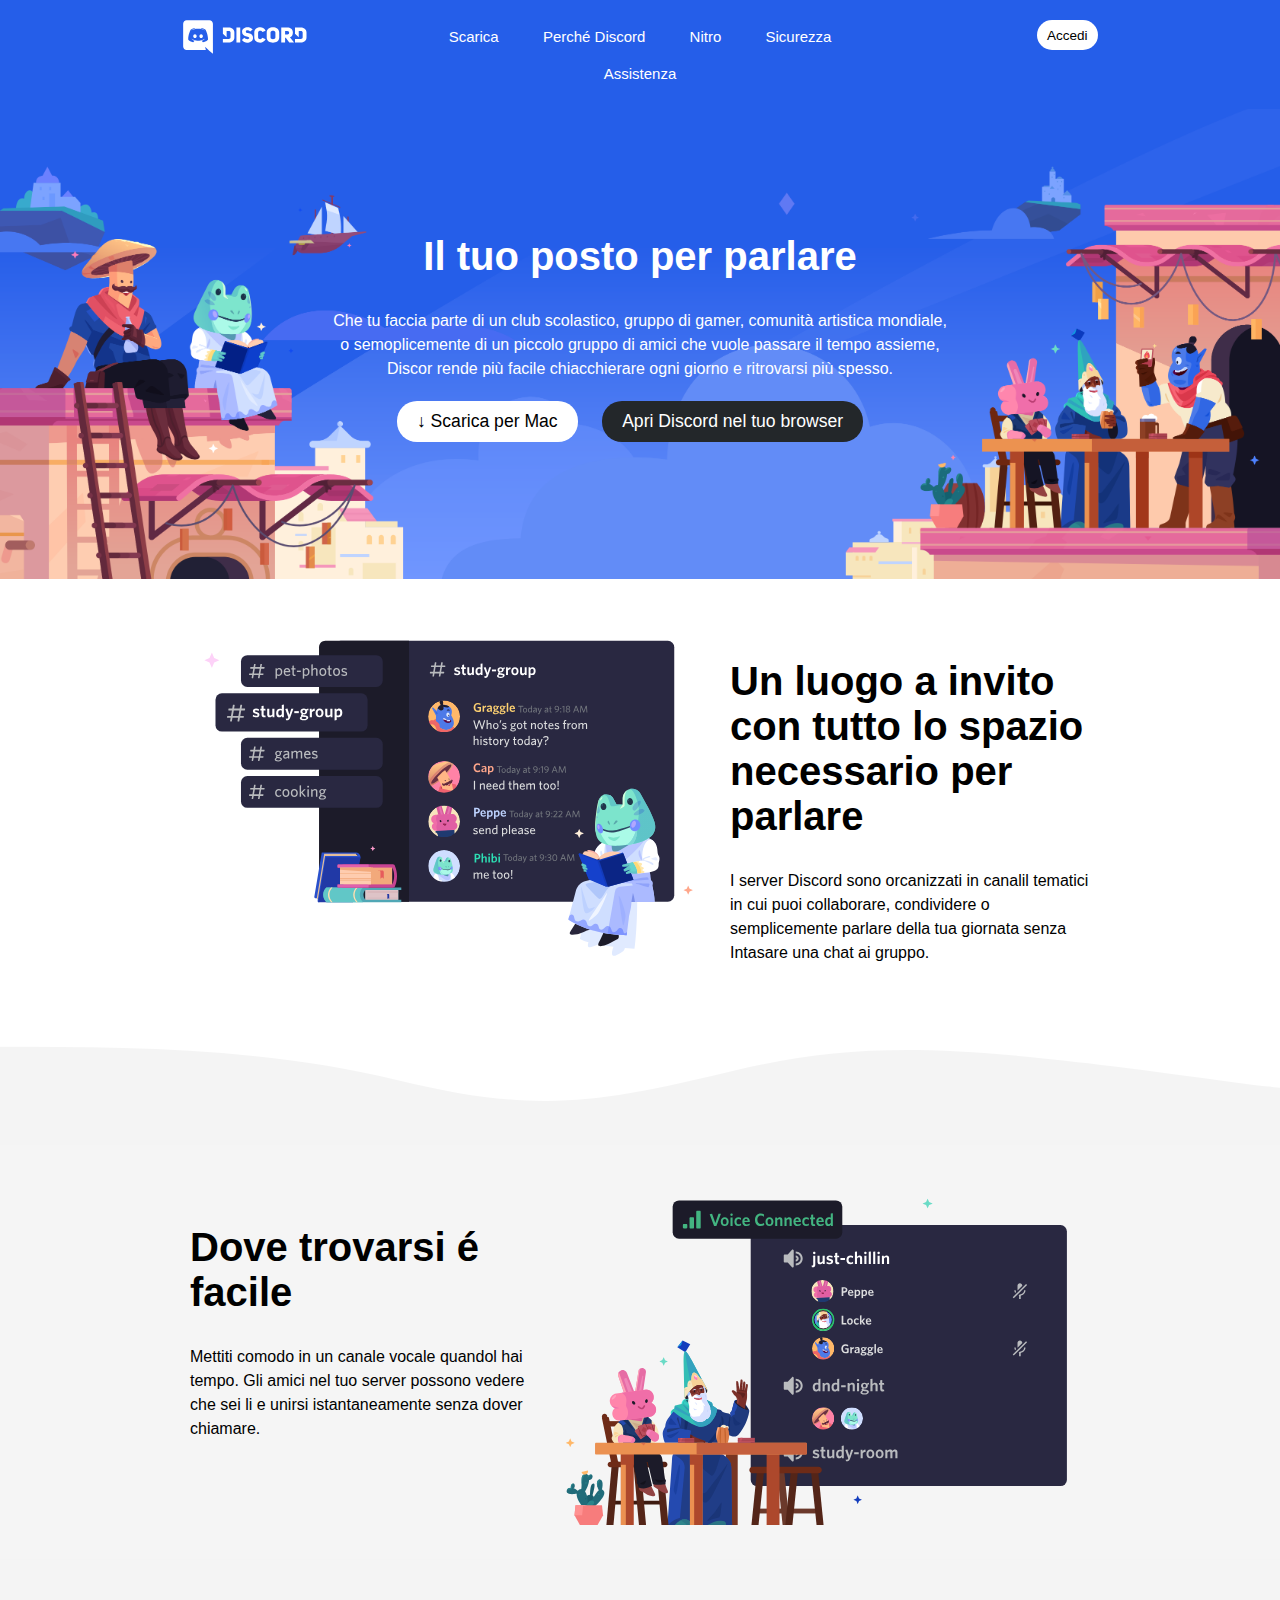
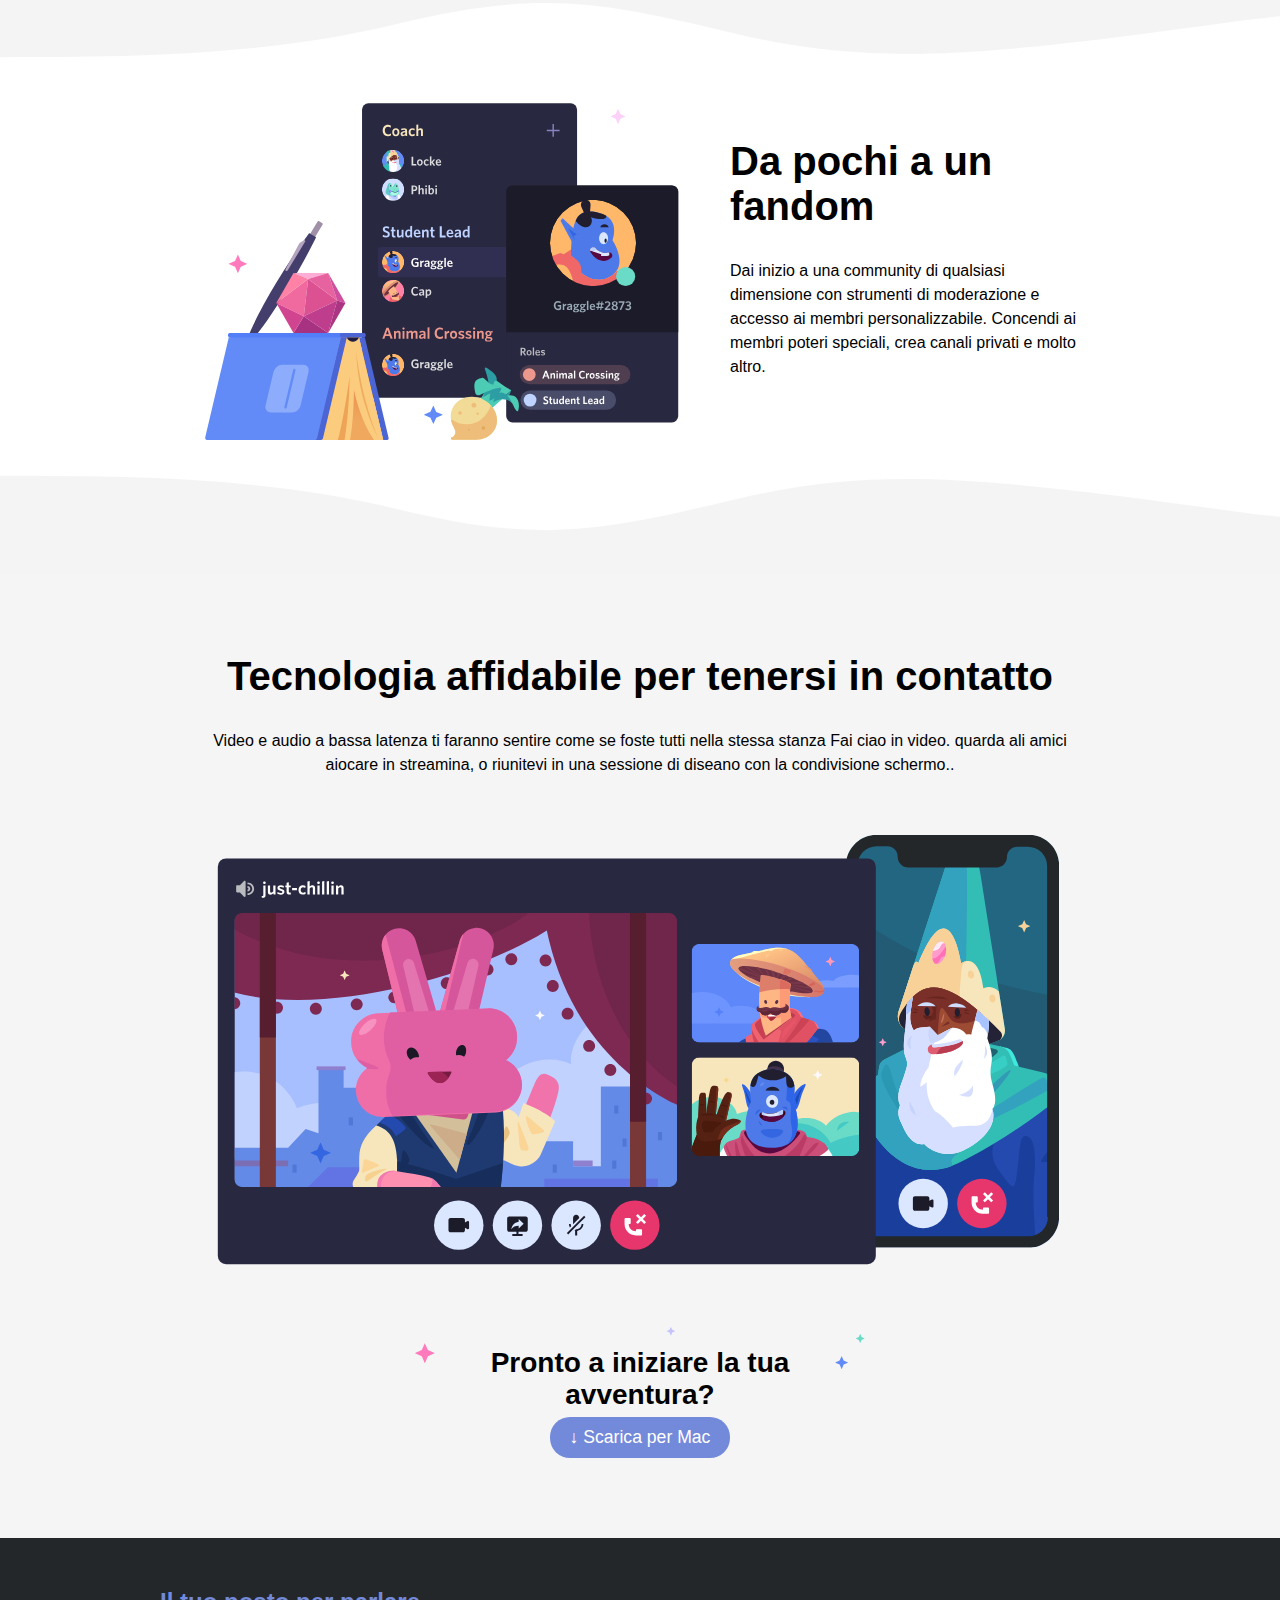
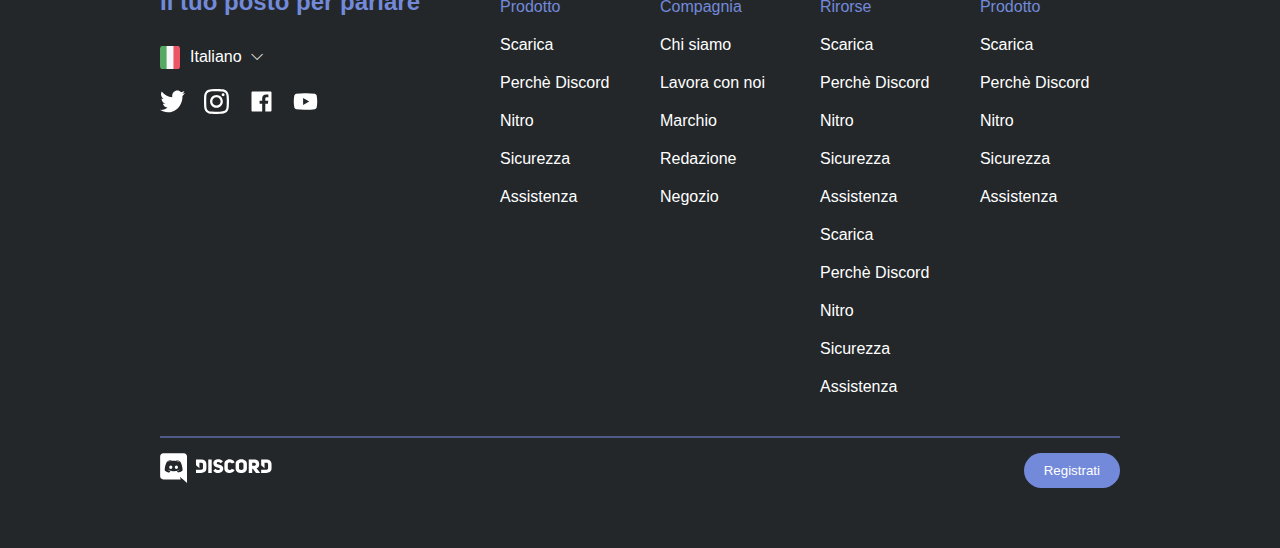
<file: index.html>
<!DOCTYPE html>
<html lang="en">
<head>
    <meta charset="UTF-8">
    <meta name="viewport" content="width=device-width, initial-scale=1.0">
    <link rel="stylesheet" href="./css/style.css">
    <title>Discord</title>
</head>
<body>
    <!--HEADER STRUCTURE-->
    <header>
        <div class="container-head">
            <div class="row">
                <div class="col25 logo"><img src="./img/logo.svg" alt="Discord"></div>
                <div class="col50">
                    <ul>
                        <li><link rel="stylesheet" href="">Scarica</li>
                        <li><link rel="stylesheet" href="">Perché Discord</li>
                        <li><link rel="stylesheet" href="">Nitro</li>
                        <li><link rel="stylesheet" href="">Sicurezza</li>
                        <li><link rel="stylesheet" href="">Assistenza</li>
                    </ul>
                </div>
                <div class="col25 txt-end">
                    <button class="btn btn-white">Accedi</button>
                </div>
            </div>
        </div>
    </header>

    <!--MAIN STRUCTURE-->
    <main>
        <!--SMALLER CONTAINER-->
        <div class="bg-jumbotron">
            <div class="container-sm">
                <div class="row">
                    <div class="col-100">
                        <div class="content">
                            <h2 class="text-white">Il tuo posto per parlare</h2>
                            <p class="text-white">Che tu faccia parte di un club scolastico, gruppo di gamer, comunità artistica mondiale, o semoplicemente di un piccolo gruppo di amici che vuole passare il tempo assieme, Discor rende più facile chiacchierare ogni giorno e ritrovarsi più spesso.</p>
                            <button class="btn btn-white mg-top">&darr; Scarica per Mac</button>
                            <button class="btn btn-black mg-top">Apri Discord nel tuo browser</button>
                        </div>
                    </div>
                </div>
            </div>
        </div>
        <!--CONTAINERS LIST-->
        <div class="container">
            <div class="row">
                <div class="col-60">
                    <img src="./img/item1.svg" alt="">
                </div>
                <div class="col-40">
                    <div class="content">
                        <h2>Un luogo a invito con tutto lo spazio necessario per parlare</h2>
                        <p>I server Discord sono orcanizzati in canalil tematici in cui puoi collaborare, condividere o semplicemente parlare della tua giornata
                            senza Intasare una chat ai gruppo.</p>
                    </div>
                </div>
            </div>
        </div>
       <div class="wave"></div>
        <div class="bg-grey">
            <div class="container">
                <div class="row">
                    <div class="col-40">
                        <div class="content">
                            <h2>Dove trovarsi é facile</h2>
                            <p>Mettiti comodo in un canale vocale quandol hai tempo. Gli amici nel tuo server possono vedere che sei li e unirsi istantaneamente
                                senza dover chiamare.</p>
                        </div>
                    </div>
                    <div class="col-60">
                        <img src="./img/item2.svg" alt="">
                    </div>
                </div>
            </div>
        </div>
       <div class="wave flip"></div>
        <div class="container">
            <div class="row">
                <div class="col-60">
                    <img src="./img/item3.svg" alt="">
                </div>
                <div class="col-40">
                    <div class="content">
                        <h2>Da pochi a un fandom</h2>
                        <p>Dai inizio a una community di qualsiasi dimensione con strumenti di moderazione e accesso ai membri personalizzabile. Concendi ai membri poteri speciali, crea canali privati e molto altro.</p>
                    </div>
                </div>
            </div>
        </div>
       <div class="wave"></div>
        <div class="bg-grey">
            <div class="container">
                <div class="row">
                    <div class="col-lg">
                        <div class="align-center content">
                            <h2>Tecnologia affidabile per tenersi in contatto</h2>
                            <p>Video e audio a bassa latenza ti faranno sentire come se foste tutti nella stessa stanza Fai ciao in video. quarda
                                ali amici aiocare in streamina, o riunitevi in una sessione di diseano con la condivisione schermo..</p>
                            <img class="big-img" src="./img/item4-big.svg" alt="">
                            <div class="stars-bg">
                                <h3>Pronto a iniziare la tua avventura?</h3>
                            </div>
                            <button class="btn-blue btn mg-top">&darr; Scarica per Mac</button>
                        </div>
                    </div>
                </div>
            </div>
        </div>
    </main>
    <footer>
        <div class="bg-darkgrey">
            <div class="container-footer-top">
                <div class="row">
                    <div class="col-33">
                        <h4 class="lilla">Il tuo posto per parlare</h4>
                        <div class="content-footer-lang">
                            <img src="./img/ita.png" alt="ita" class="flag">
                            <div class="lingua">Italiano <span class="arrow">&#x2335;</span></div>
                        </div>
                        <div class="content-footer-log">
                            <img class="logo-footer" src="./img/twitter-boxed-svgrepo-com.svg" alt="">
                            <img class="logo-footer" src="./img/instagram-167-svgrepo-com.svg" alt="">
                            <img class="logo-footer" src="./img/facebook-svgrepo-com.svg" alt="">
                            <img class="logo-footer" src="./img/youtube-svgrepo-com.svg" alt="">
                        </div>
                    </div>
                    <div class="col-16">
                        <ul>
                            <li class="lilla">Prodotto</li>
                            <li>Scarica</li>
                            <li>Perchè Discord</li>
                            <li>Nitro</li>
                            <li>Sicurezza</li>
                            <li>Assistenza</li>
                        </ul>
                    </div>
                    <div class="col-16 ">
                        <ul>
                            <li class="lilla">Compagnia</li>
                            <li>Chi siamo</li>
                            <li>Lavora con noi</li>
                            <li>Marchio</li>
                            <li>Redazione</li>
                            <li>Negozio</li>
                        </ul>
                    </div>
                    <div class="col-16 ">
                        <li class="lilla">Rirorse</li>
                            <li>Scarica</li>
                            <li>Perchè Discord</li>
                            <li>Nitro</li>
                            <li>Sicurezza</li>
                            <li>Assistenza</li>
                            <li>Scarica</li>
                            <li>Perchè Discord</li>
                            <li>Nitro</li>
                            <li>Sicurezza</li>
                            <li>Assistenza</li>
                    </div>
                    <div class="col-16 ">
                        <ul>
                            <li class="lilla">Prodotto</li>
                            <li>Scarica</li>
                            <li>Perchè Discord</li>
                            <li>Nitro</li>
                            <li>Sicurezza</li>
                            <li>Assistenza</li>
                        </ul>
                    </div>
                </div>
            </div>
        </div>
        <div class="bg-darkgrey">
            <div class="container-footer-sm">
                <div class="row">
                    <div class="col-footer">
                        <div class="logo-discord-footer"><img src="./img/logo.svg" alt="Discord"></div>
                        <button class="btn-blue btn">Registrati</button>
                    </div>
                </div>
            </div>
        </div>
    </footer>
</body>
</html>
</file>
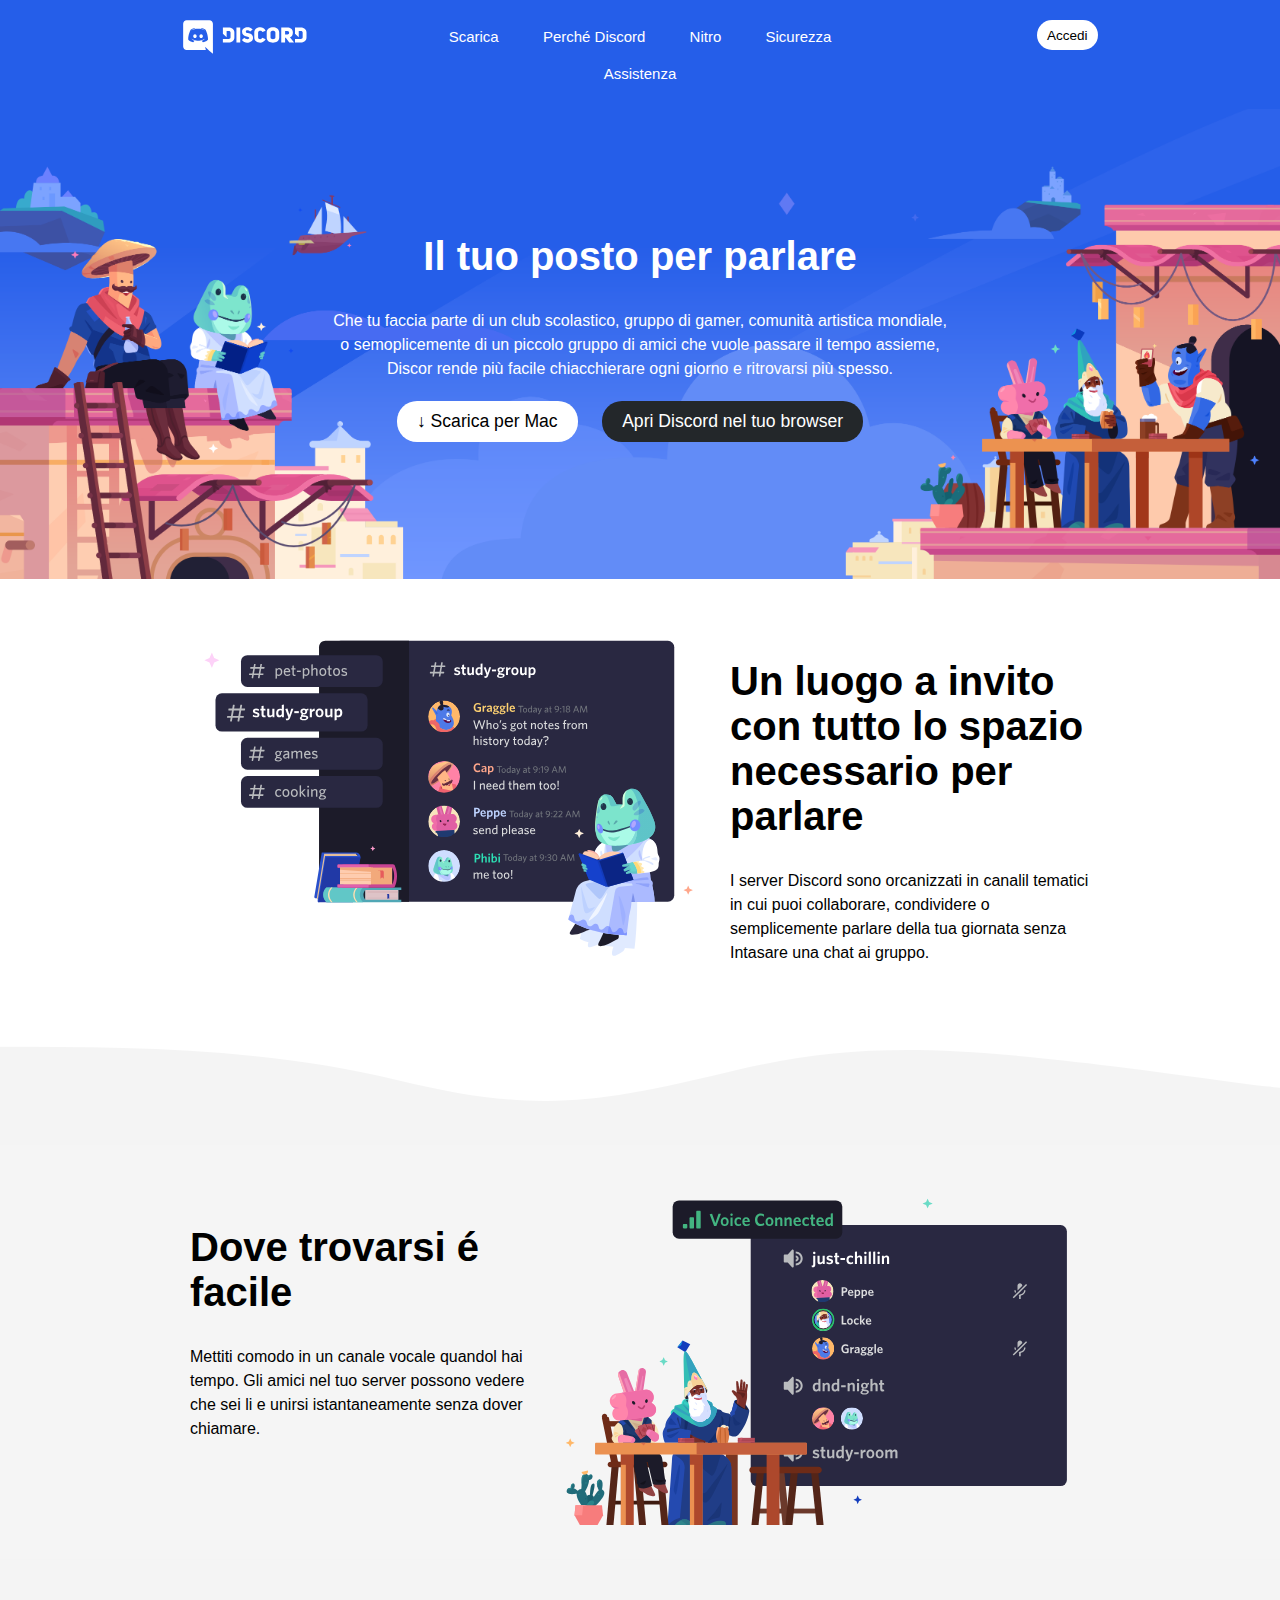
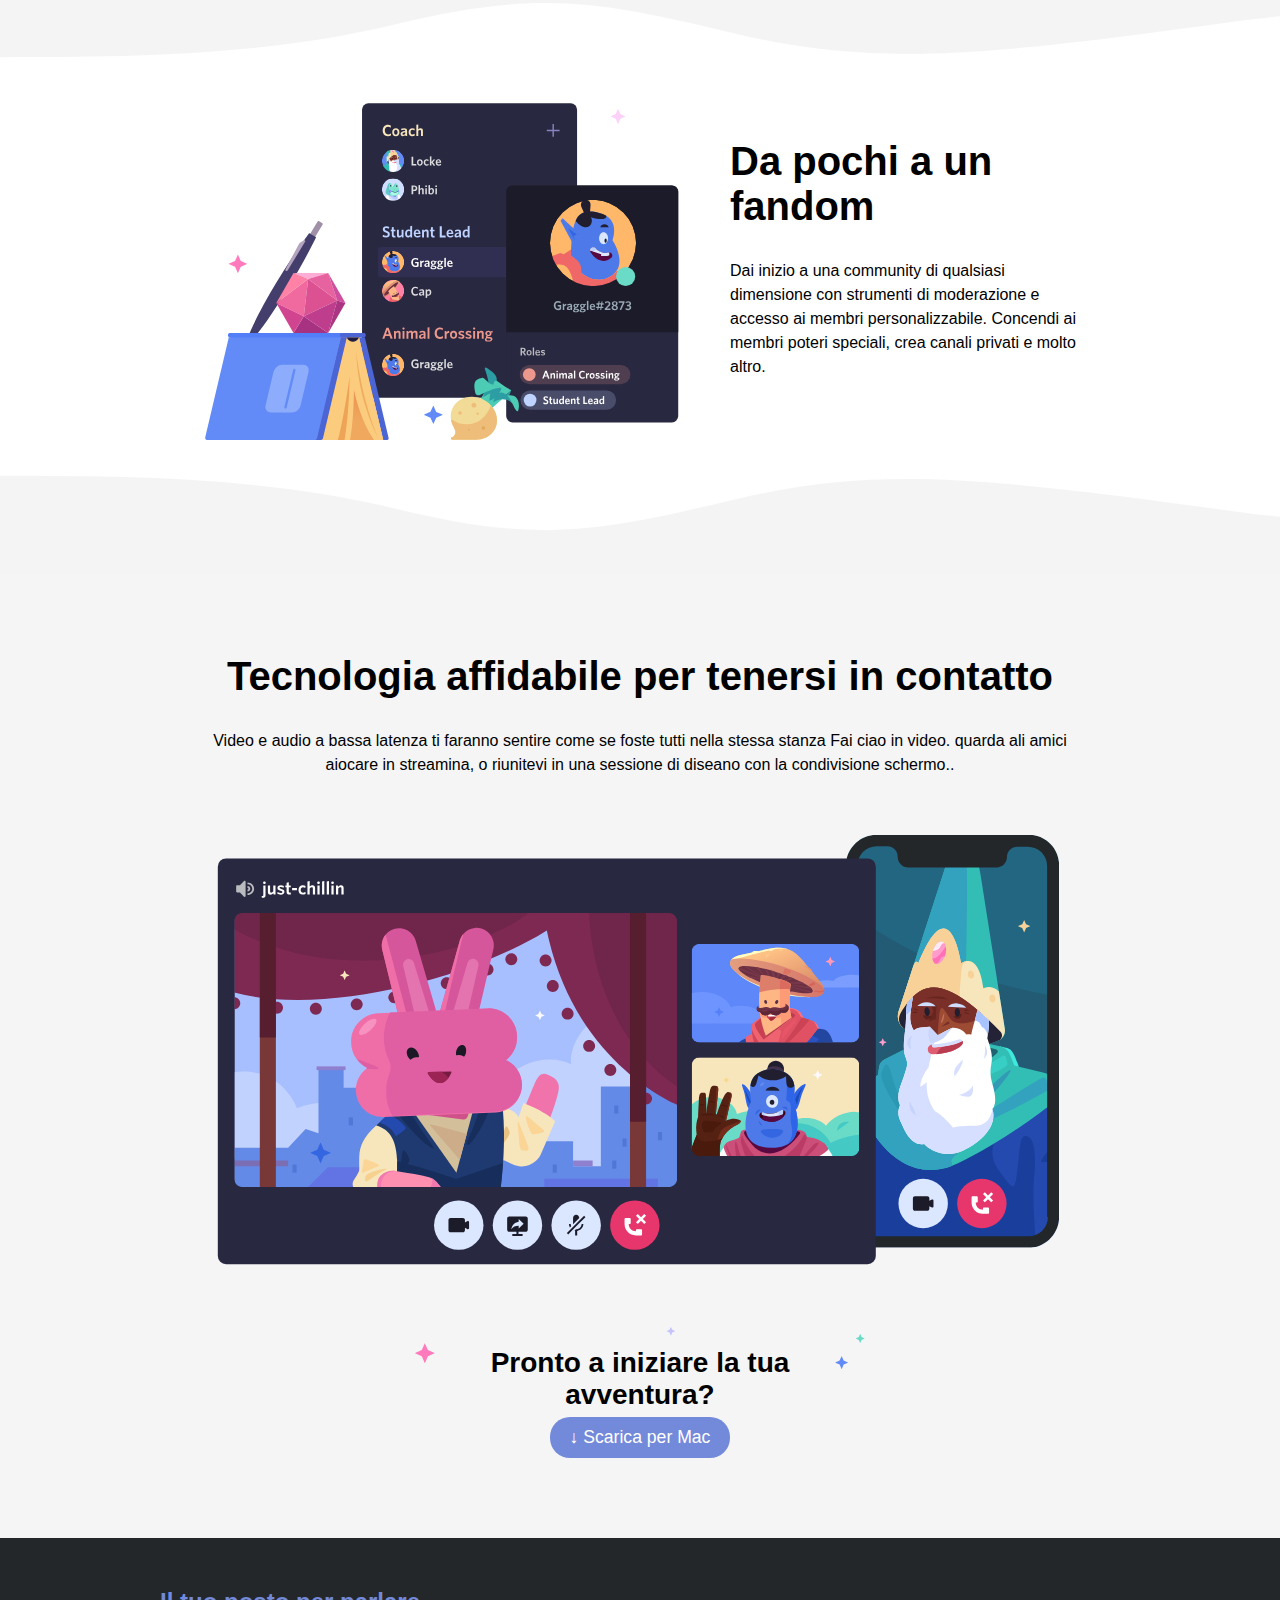
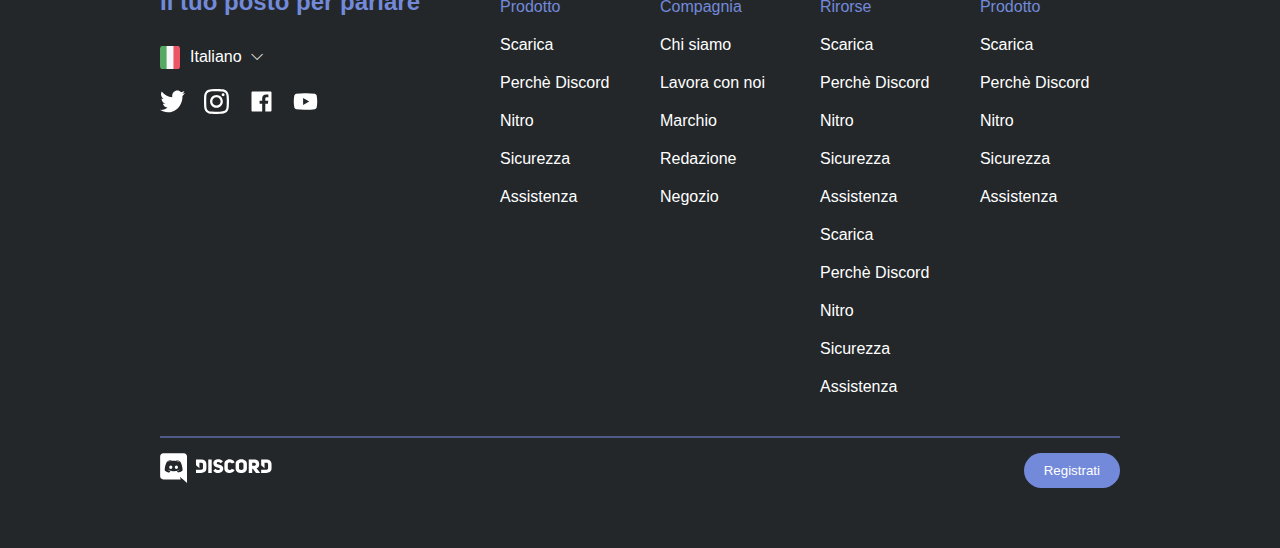
<file: BONUS/index.html>
<!DOCTYPE html>
<html lang="en">
<head>
    <meta charset="UTF-8">
    <meta name="viewport" content="width=device-width, initial-scale=1.0">
    <link rel="stylesheet" href="./css/style.css">
    <title>Struttura</title>
</head>
<body>
    <!--HEADER STRUCTURE-->
    <header>
        <div class="container-head">
            <div class="row">
                <div class="col25 logo"><img src="./img/logo.svg" alt="Discord"></div>
                <div class="col50">
                    <ul>
                        <li><link rel="stylesheet" href="">Scarica</li>
                        <li><link rel="stylesheet" href="">Perché Discord</li>
                        <li><link rel="stylesheet" href="">Nitro</li>
                        <li><link rel="stylesheet" href="">Sicurezza</li>
                        <li><link rel="stylesheet" href="">Assistenza</li>
                    </ul>
                </div>
                <div class="col25 txt-end">
                    <button class="btn btn-white">Accedi</button>
                </div>
            </div>
        </div>
    </header>

    <!--MAIN STRUCTURE-->
    <main>
        <!--SMALLER CONTAINER-->
        <div class="bg-jumbotron">
            <div class="container-sm">
                <div class="row">
                    <div class="col-100">
                        <div class="content">
                            <h2 class="text-white">Il tuo posto per parlare</h2>
                            <p class="text-white">Che tu faccia parte di un club scolastico, gruppo di gamer, comunità artistica mondiale, o semoplicemente di un piccolo gruppo di amici che vuole passare il tempo assieme, Discor rende più facile chiacchierare ogni giorno e ritrovarsi più spesso.</p>
                            <button class="btn btn-white mg-top">&darr; Scarica per Mac</button>
                            <button class="btn btn-black mg-top">Apri Discord nel tuo browser</button>
                        </div>
                    </div>
                </div>
            </div>
        </div>
        <!--CONTAINERS LIST-->
        <div class="container">
            <div class="row">
                <div class="col-60">
                    <img src="./img/item1.svg" alt="">
                </div>
                <div class="col-40">
                    <div class="content">
                        <h2>Un luogo a invito con tutto lo spazio necessario per parlare</h2>
                        <p>I server Discord sono orcanizzati in canalil tematici in cui puoi collaborare, condividere o semplicemente parlare della tua giornata
                            senza Intasare una chat ai gruppo.</p>
                    </div>
                </div>
            </div>
        </div>
       <div class="wave"></div>
        <div class="bg-grey">
            <div class="container">
                <div class="row">
                    <div class="col-40">
                        <div class="content">
                            <h2>Dove trovarsi é facile</h2>
                            <p>Mettiti comodo in un canale vocale quandol hai tempo. Gli amici nel tuo server possono vedere che sei li e unirsi istantaneamente
                                senza dover chiamare.</p>
                        </div>
                    </div>
                    <div class="col-60">
                        <img src="./img/item2.svg" alt="">
                    </div>
                </div>
            </div>
        </div>
       <div class="wave flip"></div>
        <div class="container">
            <div class="row">
                <div class="col-60">
                    <img src="./img/item3.svg" alt="">
                </div>
                <div class="col-40">
                    <div class="content">
                        <h2>Da pochi a un fandom</h2>
                        <p>Dai inizio a una community di qualsiasi dimensione con strumenti di moderazione e accesso ai membri personalizzabile. Concendi ai membri poteri speciali, crea canali privati e molto altro.</p>
                    </div>
                </div>
            </div>
        </div>
       <div class="wave"></div>
        <div class="bg-grey">
            <div class="container">
                <div class="row">
                    <div class="col-lg">
                        <div class="align-center content">
                            <h2>Tecnologia affidabile per tenersi in contatto</h2>
                            <p>Video e audio a bassa latenza ti faranno sentire come se foste tutti nella stessa stanza Fai ciao in video. quarda
                                ali amici aiocare in streamina, o riunitevi in una sessione di diseano con la condivisione schermo..</p>
                            <img class="big-img" src="./img/item4-big.svg" alt="">
                            <div class="stars-bg">
                                <h3>Pronto a iniziare la tua avventura?</h3>
                            </div>
                            <button class="btn-blue btn mg-top">&darr; Scarica per Mac</button>
                        </div>
                    </div>
                </div>
            </div>
        </div>
    </main>
    <footer>
        <div class="bg-darkgrey">
            <div class="container-footer-top">
                <div class="row">
                    <div class="col-33">
                        <h4 class="lilla">Il tuo posto per parlare</h4>
                        <div class="content-footer-lang">
                            <img src="./img/ita.png" alt="ita" class="flag">
                            <div class="lingua">Italiano <span class="arrow">&#x2335;</span></div>
                        </div>
                        <div class="content-footer-log">
                            <img class="logo-footer" src="./img/twitter-boxed-svgrepo-com.svg" alt="">
                            <img class="logo-footer" src="./img/instagram-167-svgrepo-com.svg" alt="">
                            <img class="logo-footer" src="./img/facebook-svgrepo-com.svg" alt="">
                            <img class="logo-footer" src="./img/youtube-svgrepo-com.svg" alt="">
                        </div>
                    </div>
                    <div class="col-16">
                        <ul>
                            <li class="lilla">Prodotto</li>
                            <li>Scarica</li>
                            <li>Perchè Discord</li>
                            <li>Nitro</li>
                            <li>Sicurezza</li>
                            <li>Assistenza</li>
                        </ul>
                    </div>
                    <div class="col-16 ">
                        <ul>
                            <li class="lilla">Compagnia</li>
                            <li>Chi siamo</li>
                            <li>Lavora con noi</li>
                            <li>Marchio</li>
                            <li>Redazione</li>
                            <li>Negozio</li>
                        </ul>
                    </div>
                    <div class="col-16 ">
                        <li class="lilla">Rirorse</li>
                            <li>Scarica</li>
                            <li>Perchè Discord</li>
                            <li>Nitro</li>
                            <li>Sicurezza</li>
                            <li>Assistenza</li>
                            <li>Scarica</li>
                            <li>Perchè Discord</li>
                            <li>Nitro</li>
                            <li>Sicurezza</li>
                            <li>Assistenza</li>
                    </div>
                    <div class="col-16 ">
                        <ul>
                            <li class="lilla">Prodotto</li>
                            <li>Scarica</li>
                            <li>Perchè Discord</li>
                            <li>Nitro</li>
                            <li>Sicurezza</li>
                            <li>Assistenza</li>
                        </ul>
                    </div>
                </div>
            </div>
        </div>
        <div class="bg-darkgrey">
            <div class="container-footer-sm">
                <div class="row">
                    <div class="col-footer">
                        <div class="logo-discord-footer"><img src="./img/logo.svg" alt="Discord"></div>
                        <button class="btn-blue btn">Registrati</button>
                    </div>
                </div>
            </div>
        </div>
    </footer>
</body>
</html>
</file>
<file: css/style.css>
*{
    margin: 0;
    padding: 0;
    box-sizing: border-box;
}

/*LAYOUT ELEMENTS*/
body{
    font-family: Arial, sans-serif;
}

header{
    background-color: #255EE9;
}
.row{ 
    display: flex;
}
.container{
    width: 75%;
    margin: 0 auto;
    padding: 30px;
}
.col-60{
    width: 60%;
}

.col-40{
    width: 40%;
}

.col-lg{
    width: 100%;
}
.col-33{
    width: calc((100%/6)*2);
}
.col-16{
    width: calc(100%/6);
}
.content{
    padding: 50px 0;
}
.mg-tp-tb{
    margin: 30px 0;
}
.align-center{
    align-items: center;
    text-align: center;
}
.mg-top{
    margin-top: 30px;
}
.text-white{
    color: #fff;
}
.lilla{
    color: #738ADA;
}
.txt-end{
    text-align: right;
}

h2{
    font-size: 2.5em;
}
li{
    display: inline-block;
    list-style: none;
    color: #fff;
    margin:10px 20px;
}



.bg-grey{
    background-color: #F5F5F5;
    width: 100%;
}

.bg-darkgrey{
    background-color: #23272A;
    width: 100%;
}


/*FOOTER*/
footer{
    background-color: #B1B5B8;
}
.container-footer-top{
    width: 75%;
    margin: 0 auto;
    padding-top: 50px;
    padding-bottom: 30px;
    border-bottom: 2px solid #4E5B88;
}
.container-footer-sm{
    width: 75%;
    padding-top: 15px;
    padding-bottom: 60px;
    margin: 0 auto;
}
.col-footer{
    width: 100%;
    display: flex;
    justify-content: space-between;
}
.logo-discord-footer img{
    width: 90%;
}
.content-footer-log{
    margin-top: 20px;
}
.logo-footer{
   width: 25px;
   margin-right: 15px;
   filter: invert(1);
}
.content-footer-lang{
    display: flex;
}



.col-33 h4{
    margin-bottom: 30px;
    font-size: 1.5em;
}

.col-16 li{
    width: 100%;
}



/*BONUS*/
.wave{
    background-image: url(../img/wave.svg);
    background-size: cover;
    background-position: center;
    background-repeat: no-repeat;
    height: 100px;
    opacity: 0.04;
    margin: 0;
    padding: 0;
}
.flip{
    transform: rotate(180deg) scaleX(-1);
}


/*HEADER*/
.container-head{
    width: 75%;
    margin: 0 auto;  
    padding: 12.5px;  
    font-size: 15px;
    font-weight: 200;
}
.col25{
    width: 25%;
    padding: 7.5px 10px;
}
.col50{
    width: 50%;
    padding: 5px;
    text-align: center;
}



.lingua{
    color: #fff;
}


/*BUTTON*/
.btn{
    padding: 10px 20px;
    border-radius: 20px;
    border: none;
}
.btn-footer{
    padding: 2.5px 10px;
}
.btn-white{
    background-color: #fff;
}
.btn-black{
    background-color: #23272A;
    color: #fff;
}
.btn-blue{
    background-color: #738ADA;
    color: #fff;
}
.col25 .btn{
    font-size: 0.9em;
    padding: 7.5px 10px;
}
.content .btn{
    font-size: 1.1em;
}



.v-align{
    vertical-align: middle;
}

.stars-bg{
    background-image: url(../img/stars.svg);
    background-size: 100%;
    background-position: top;
    background-repeat: no-repeat;
    height: 60px;
    width: 50%;
    margin: 0 auto;
    padding: 20px;
}

.stars-bg h3{
    font-size: 1.75em;
}


.flag{
    width: 20px;
    margin-right: 10px;
}


.arrow{
    margin-left: 5px;
    display: inline-block;
    vertical-align: middle;
    padding-bottom: 5px;
}

.big-img{
    width: 100%;
}

/*FIRST SECTION SPECIFIC*/
.bg-jumbotron{
    background-image: url(../img/jumbo.png);
    background-size: cover;
    background-position: center;
    background-repeat: no-repeat;
    padding-bottom: 100px;
}

.container-sm{
    width: 60%;
    margin: 0 auto 20px auto;
}

.container-sm .btn{
    margin-top: 20px;
    margin-right: 20px;
}
.col-100{
    width: 100%;
    text-align: center;
    height: 350px;
    padding: 75px;
}
p{
    margin-top: 30px;
    line-height: 1.5;
}


.col-60 img{
    width: 100%;
}
</file>
<file: BONUS/css/style.css>
*{
    margin: 0;
    padding: 0;
    box-sizing: border-box;
}

/*LAYOUT ELEMENTS*/
body{
    font-family: Arial, sans-serif;
}

header{
  background-color: #255EE9;
}
.row{ 
    display: flex;
    flex-wrap: wrap;
}

.mg-tp-tb{
    margin: 30px;
}

.container{
    width: 75%;
    margin: 0 auto;
    padding: 30px;
}

.col-60{
    width: 60%;
}

.col-40{
    width: 40%;
}

.col-lg{
    width: 100%;
}

.bg-grey{
    background-color: #F5F5F5;
    width: 100%;
}

.bg-darkgrey{
    background-color: #23272A;
    width: 100%;
}

footer{
    background-color: #B1B5B8;
}

.container-footer-top{
    width: 75%;
    margin: 0 auto;
    padding-top: 50px;
    padding-bottom: 30px;
    border-bottom: 2px solid #4E5B88;
}
.col-33{
    width: calc((100%/6)*2);
}

.col-33 h4{
    margin-bottom: 30px;
    font-size: 1.5em;
}

.col-16 li{
    width: 100%;
}

.col-16{
    width: calc(100%/6);
}
.container-footer-sm{
    width: 75%;
    padding-top: 15px;
    padding-bottom: 60px;
    margin: 0 auto;
}
.col-footer{
    width: 100%;
    display: flex;
    justify-content: space-between;
}

.lilla{
    color: #738ADA;
}

.align-center{
    align-items: center;
    text-align: center;
}

.wave{
    background-image: url(../img/wave.svg);
    background-size: cover;
    background-position: center;
    background-repeat: no-repeat;
    height: 100px;
    opacity: 0.04;
    margin: 0;
    padding: 0;
}
.flip{
    transform: rotate(180deg) scaleX(-1);
}

.logo-discord-footer img{
    width: 90%;
}

/*HEADER*/
.container-head{
    width: 75%;
    margin: 0 auto;  
    padding: 12.5px;  
    font-size: 15px;
    font-weight: 200;
}
.col25{
    width: 25%;
    padding: 7.5px 10px;
}
.col25 .btn{
    font-size: 0.9em;
    padding: 7.5px 10px;
}

.col50{
    width: 50%;
    padding: 5px;
    text-align: center;
}

.txt-end{
    text-align: right;
}

h2{
    font-size: 2.5em;
}

li{
    display: inline-block;
    list-style: none;
    color: #fff;
    margin:10px 20px;
}

.mg-top{
    margin-top: 30px;
}

.content .btn{
    font-size: 1.1em;
}

.btn{
    padding: 10px 20px;
    border-radius: 20px;
    border: none;
}

.btn-footer{
    padding: 2.5px 10px;
}

.btn-white{
    background-color: #fff;
}
.btn-black{
    background-color: #23272A;
    color: #fff;
}

.btn-blue{
    background-color: #738ADA;
    color: #fff;
}

.v-align{
    vertical-align: middle;
}

.stars-bg{
    background-image: url(../img/stars.svg);
    background-size: 100%;
    background-position: top;
    background-repeat: no-repeat;
    height: 60px;
    width: 50%;
    margin: 0 auto;
    padding: 20px;
}

.stars-bg h3{
    font-size: 1.75em;
}


.flag{
    width: 20px;
    margin-right: 10px;
}

.lingua{
    color: #fff;
}
.content-footer-log{
    margin-top: 20px;
}

.logo-footer{
   width: 25px;
   margin-right: 15px;
   filter: invert(1);

}

.arrow{
    margin-left: 5px;
    display: inline-block;
    vertical-align: middle;
    padding-bottom: 5px;
}

.big-img{
    width: 100%;
}

.content-footer-lang{
    display: flex;
}
/*FIRST SECTION SPECIFIC*/
.bg-jumbotron{
    background-image: url(../img/jumbo.png);
    background-size: cover;
    background-position: center;
    background-repeat: no-repeat;
    padding-bottom: 100px;
}

.container-sm{
    width: 60%;
    margin: 0 auto 20px auto;
}

.container-sm .btn{
    margin-top: 20px;
    margin-right: 20px;
}
.col-100{
    width: 100%;
    text-align: center;
    height: 350px;
    padding: 75px;
}
p{
    margin-top: 30px;
    line-height: 1.5;
}

.text-white{
    color: #fff;
}

/*SECTIOn 60/40*/
.col-60 img{
    width: 100%;
}

.content{
    padding: 50px 0;
}
</file>
